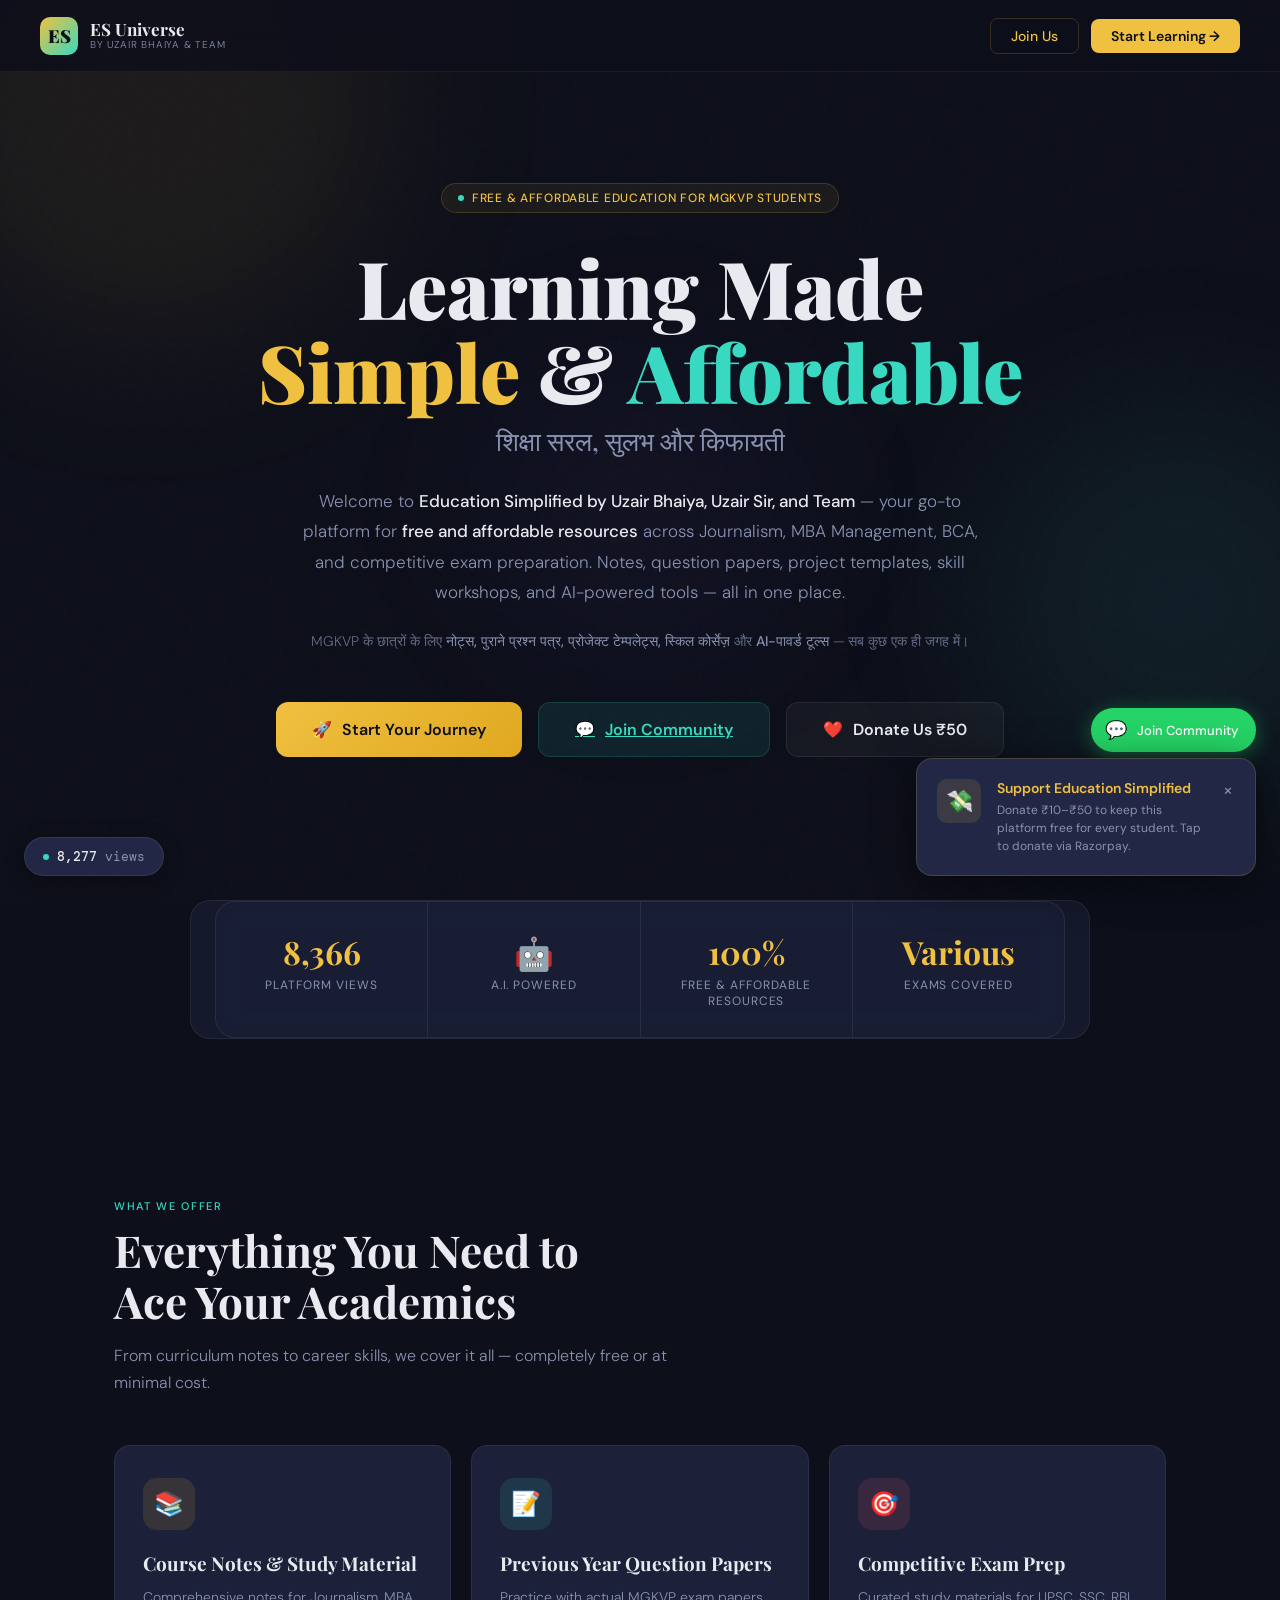
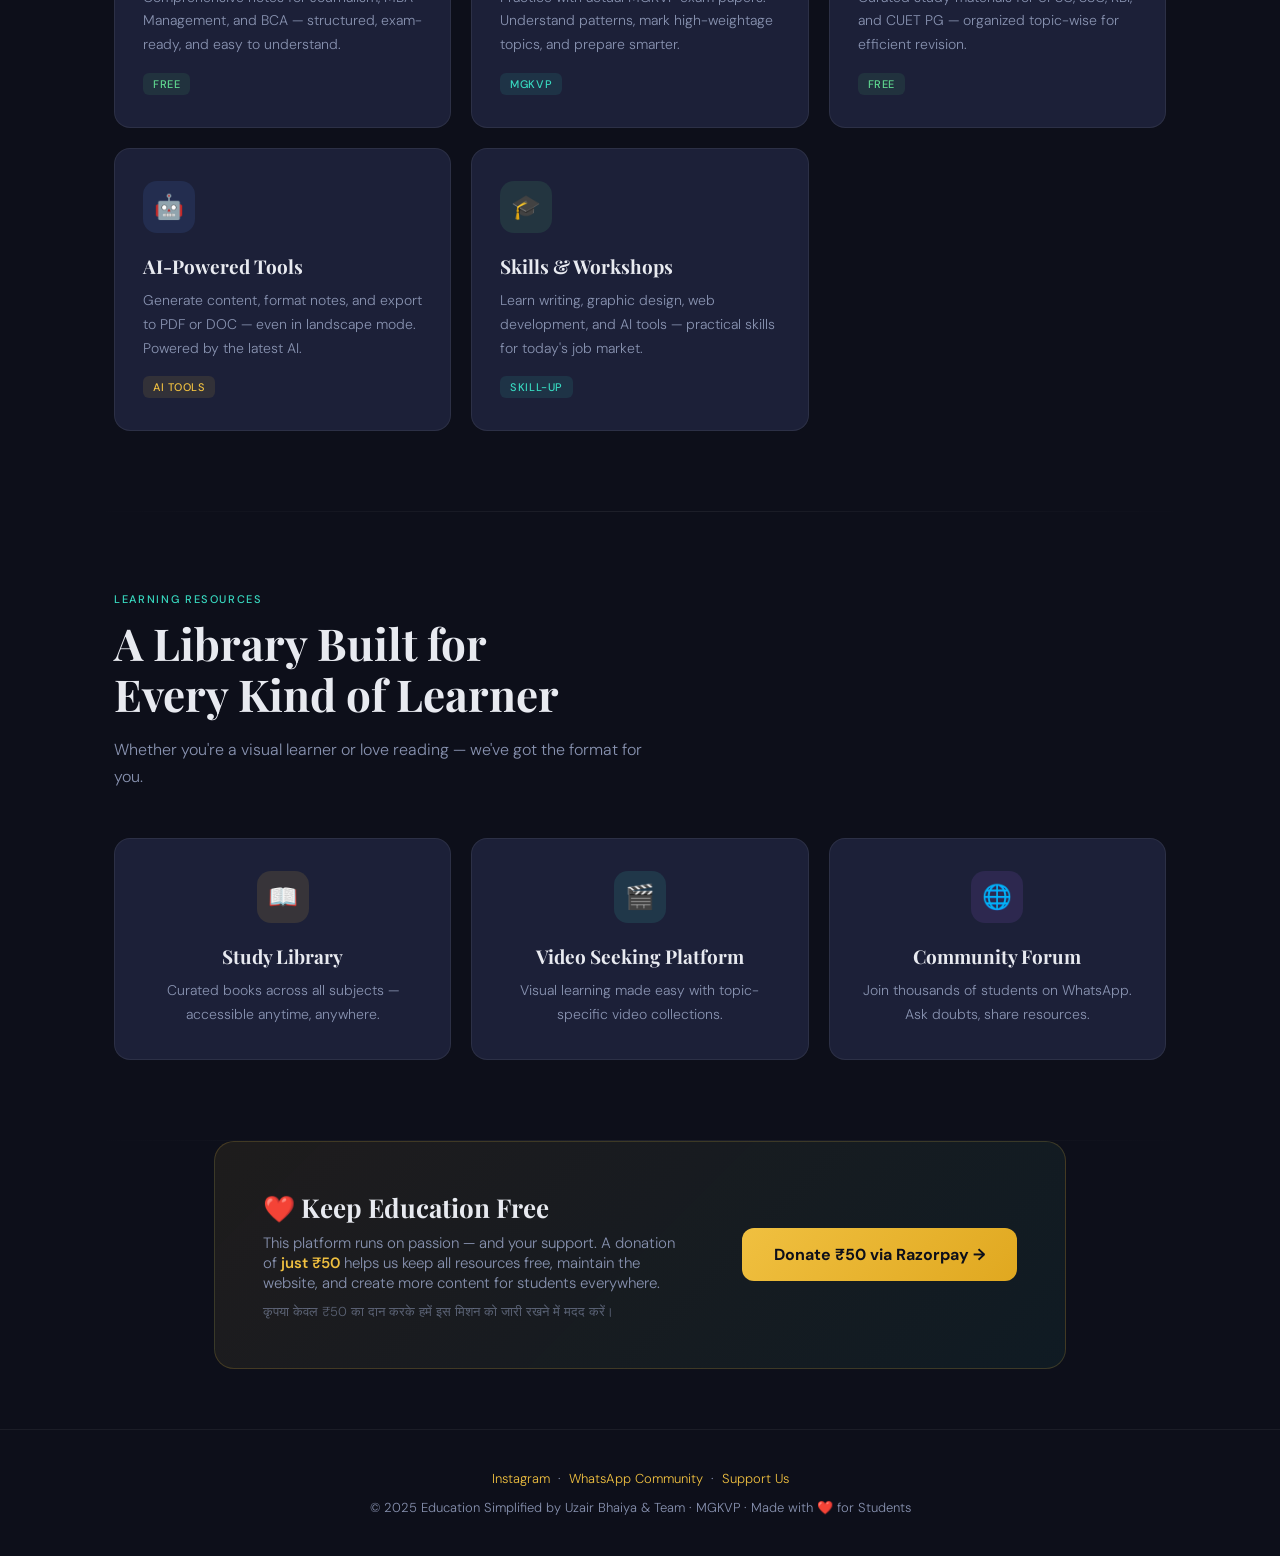
<file: index.html>
<!DOCTYPE html>
<html lang="en">
<head>
  <meta charset="UTF-8" />
  <meta name="viewport" content="width=device-width, initial-scale=1.0" />
  <title>Education Simplified — Uzair Bhaiya & Team</title>
  <link href="https://fonts.googleapis.com/css2?family=Playfair+Display:wght@500;700;900&family=DM+Sans:ital,wght@0,300;0,400;0,500;1,300&family=DM+Mono:wght@400;500&display=swap" rel="stylesheet" />
  <style>
    :root {
      --bg: #0d0f1a;
      --bg2: #131627;
      --bg3: #1a1e34;
      --card: #1c2038;
      --card2: #222745;
      --gold: #f0c040;
      --gold2: #e0a820;
      --teal: #38d9c0;
      --teal2: #20b09a;
      --text: #e8eaf0;
      --muted: #8892b0;
      --border: rgba(240,192,64,0.18);
      --border2: rgba(56,217,192,0.15);
      --shadow: 0 8px 40px rgba(0,0,0,0.5);
      --radius: 16px;
      --radius2: 10px;
    }

    *, *::before, *::after { box-sizing: border-box; margin: 0; padding: 0; }

    html { scroll-behavior: smooth; }

    body {
      font-family: 'DM Sans', sans-serif;
      background: var(--bg);
      color: var(--text);
      min-height: 100vh;
      overflow-x: hidden;
    }

    /* ─── NOISE TEXTURE OVERLAY ─── */
    body::before {
      content: '';
      position: fixed;
      inset: 0;
      background-image: url("data:image/svg+xml,%3Csvg viewBox='0 0 200 200' xmlns='http://www.w3.org/2000/svg'%3E%3Cfilter id='n'%3E%3CfeTurbulence type='fractalNoise' baseFrequency='0.9' numOctaves='4' stitchTiles='stitch'/%3E%3C/filter%3E%3Crect width='100%25' height='100%25' filter='url(%23n)' opacity='0.03'/%3E%3C/svg%3E");
      pointer-events: none;
      z-index: 0;
      opacity: 0.4;
    }

    /* ─── BACKGROUND ORBS ─── */
    .orb {
      position: fixed;
      border-radius: 50%;
      filter: blur(80px);
      pointer-events: none;
      z-index: 0;
    }
    .orb-1 { width: 500px; height: 500px; background: rgba(240,192,64,0.07); top: -150px; left: -100px; }
    .orb-2 { width: 400px; height: 400px; background: rgba(56,217,192,0.07); bottom: 100px; right: -100px; }
    .orb-3 { width: 300px; height: 300px; background: rgba(120,80,200,0.06); top: 40%; left: 50%; transform: translateX(-50%); }

    /* ─── NAV ─── */
    nav {
      position: fixed;
      top: 0; left: 0; right: 0;
      z-index: 100;
      display: flex;
      align-items: center;
      justify-content: space-between;
      padding: 0 40px;
      height: 72px;
      background: rgba(13,15,26,0.85);
      backdrop-filter: blur(20px);
      -webkit-backdrop-filter: blur(20px);
      border-bottom: 1px solid rgba(255,255,255,0.06);
    }
    .nav-logo {
      display: flex;
      align-items: center;
      gap: 12px;
      text-decoration: none;
    }
    .nav-logo-mark {
      width: 38px; height: 38px;
      background: linear-gradient(135deg, var(--gold), var(--teal));
      border-radius: 10px;
      display: flex;
      align-items: center;
      justify-content: center;
      font-family: 'Playfair Display', serif;
      font-weight: 900;
      font-size: 18px;
      color: #0d0f1a;
    }
    .nav-logo-text {
      font-family: 'Playfair Display', serif;
      font-size: 17px;
      font-weight: 700;
      color: var(--text);
      line-height: 1.1;
    }
    .nav-logo-sub {
      font-size: 10px;
      font-weight: 300;
      color: var(--muted);
      letter-spacing: 0.08em;
      text-transform: uppercase;
    }
    .nav-actions {
      display: flex;
      gap: 12px;
      align-items: center;
    }
    .btn-nav {
      padding: 8px 20px;
      border-radius: 8px;
      font-size: 14px;
      font-weight: 500;
      cursor: pointer;
      border: none;
      transition: all 0.2s;
      font-family: 'DM Sans', sans-serif;
    }
    .btn-outline {
      background: transparent;
      border: 1px solid var(--border);
      color: var(--gold);
    }
    .btn-outline:hover { background: rgba(240,192,64,0.08); }
    .btn-primary {
      background: var(--gold);
      color: #0d0f1a;
      font-weight: 600;
    }
    .btn-primary:hover { background: var(--gold2); transform: translateY(-1px); }

    /* ─── HERO ─── */
    .hero {
      position: relative;
      z-index: 1;
      min-height: 100vh;
      display: flex;
      flex-direction: column;
      align-items: center;
      justify-content: center;
      text-align: center;
      padding: 120px 24px 80px;
    }
    .hero-badge {
      display: inline-flex;
      align-items: center;
      gap: 8px;
      padding: 6px 16px;
      border-radius: 100px;
      border: 1px solid var(--border);
      background: rgba(240,192,64,0.06);
      font-size: 12px;
      font-weight: 500;
      color: var(--gold);
      letter-spacing: 0.06em;
      text-transform: uppercase;
      margin-bottom: 32px;
      animation: fadeUp 0.6s ease both;
    }
    .hero-badge::before {
      content: '';
      width: 6px; height: 6px;
      border-radius: 50%;
      background: var(--teal);
      animation: pulse 2s infinite;
    }
    @keyframes pulse {
      0%, 100% { opacity: 1; transform: scale(1); }
      50% { opacity: 0.4; transform: scale(0.8); }
    }
    .hero-title {
      font-family: 'Playfair Display', serif;
      font-size: clamp(38px, 7vw, 80px);
      font-weight: 900;
      line-height: 1.05;
      max-width: 820px;
      margin-bottom: 10px;
      animation: fadeUp 0.7s 0.1s ease both;
    }
    .hero-title .gold { color: var(--gold); }
    .hero-title .teal { color: var(--teal); }
    .hero-subtitle-lang {
      font-family: 'Playfair Display', serif;
      font-size: clamp(18px, 2.5vw, 26px);
      font-weight: 500;
      color: var(--muted);
      margin-bottom: 28px;
      animation: fadeUp 0.7s 0.15s ease both;
    }
    .hero-desc {
      max-width: 700px;
      font-size: clamp(15px, 1.8vw, 17px);
      font-weight: 300;
      color: var(--muted);
      line-height: 1.8;
      margin-bottom: 20px;
      animation: fadeUp 0.7s 0.2s ease both;
    }
    .hero-desc strong { color: var(--text); font-weight: 500; }
    .hero-desc-hi {
      max-width: 700px;
      font-size: 14px;
      font-weight: 300;
      color: rgba(136,146,176,0.7);
      line-height: 1.9;
      margin-bottom: 48px;
      animation: fadeUp 0.7s 0.25s ease both;
    }
    .hero-desc-hi strong { color: var(--muted); font-weight: 500; }
    .hero-cta {
      display: flex;
      gap: 16px;
      justify-content: center;
      flex-wrap: wrap;
      animation: fadeUp 0.7s 0.3s ease both;
    }
    .btn-hero {
      padding: 16px 36px;
      border-radius: 12px;
      font-size: 16px;
      font-weight: 600;
      cursor: pointer;
      border: none;
      transition: all 0.25s;
      font-family: 'DM Sans', sans-serif;
      display: inline-flex;
      align-items: center;
      gap: 10px;
    }
    .btn-hero-main {
      background: linear-gradient(135deg, var(--gold), var(--gold2));
      color: #0d0f1a;
      box-shadow: 0 0 0 0 rgba(240,192,64,0.4);
      animation: btnGlow 2.5s 1s ease infinite;
    }
    @keyframes btnGlow {
      0%, 100% { box-shadow: 0 0 0 0 rgba(240,192,64,0); }
      50% { box-shadow: 0 0 30px 6px rgba(240,192,64,0.3); }
    }
    .btn-hero-main:hover { transform: translateY(-3px) scale(1.02); }
    .btn-hero-sec {
      background: rgba(56,217,192,0.1);
      color: var(--teal);
      border: 1px solid var(--border2);
    }
    .btn-hero-sec:hover { background: rgba(56,217,192,0.18); transform: translateY(-2px); }
    .btn-hero-ghost {
      background: rgba(255,255,255,0.04);
      color: var(--text);
      border: 1px solid rgba(255,255,255,0.08);
    }
    .btn-hero-ghost:hover { background: rgba(255,255,255,0.08); }

    /* ─── STATS STRIP ─── */
    .stats-strip {
      position: relative;
      z-index: 1;
      display: flex;
      justify-content: center;
      gap: 0;
      flex-wrap: wrap;
      max-width: 900px;
      margin: 0 auto 80px;
      border: 1px solid rgba(255,255,255,0.07);
      border-radius: 20px;
      overflow: hidden;
      background: rgba(28,32,56,0.6);
      backdrop-filter: blur(12px);
    }
    .stat {
      flex: 1;
      min-width: 150px;
      padding: 28px 24px;
      text-align: center;
      border-right: 1px solid rgba(255,255,255,0.07);
      position: relative;
    }
    .stat:last-child { border-right: none; }
    .stat-num {
      font-family: 'Playfair Display', serif;
      font-size: 32px;
      font-weight: 700;
      color: var(--gold);
    }
    .stat-label {
      font-size: 12px;
      color: var(--muted);
      text-transform: uppercase;
      letter-spacing: 0.08em;
      margin-top: 4px;
    }

    /* ─── SECTION HEADER ─── */
    section {
      position: relative;
      z-index: 1;
      padding: 80px 24px;
      max-width: 1100px;
      margin: 0 auto;
    }
    .section-label {
      font-size: 11px;
      font-weight: 500;
      letter-spacing: 0.15em;
      text-transform: uppercase;
      color: var(--teal);
      margin-bottom: 12px;
    }
    .section-title {
      font-family: 'Playfair Display', serif;
      font-size: clamp(28px, 4vw, 44px);
      font-weight: 700;
      margin-bottom: 16px;
      line-height: 1.15;
    }
    .section-desc {
      max-width: 560px;
      color: var(--muted);
      font-size: 16px;
      line-height: 1.7;
      font-weight: 300;
    }
    .section-header { margin-bottom: 48px; }

    /* ─── FEATURE CARDS ─── */
    .cards-grid {
      display: grid;
      grid-template-columns: repeat(auto-fit, minmax(280px, 1fr));
      gap: 20px;
    }
    .card {
      background: var(--card);
      border: 1px solid rgba(255,255,255,0.07);
      border-radius: var(--radius);
      padding: 32px 28px;
      transition: all 0.3s ease;
      position: relative;
      overflow: hidden;
    }
    .card::before {
      content: '';
      position: absolute;
      top: 0; left: 0; right: 0;
      height: 2px;
      background: linear-gradient(90deg, transparent, var(--gold), transparent);
      opacity: 0;
      transition: opacity 0.3s;
    }
    .card:hover {
      transform: translateY(-4px);
      border-color: rgba(240,192,64,0.2);
      box-shadow: 0 20px 50px rgba(0,0,0,0.4);
    }
    .card:hover::before { opacity: 1; }
    .card-icon {
      width: 52px; height: 52px;
      border-radius: 14px;
      display: flex;
      align-items: center;
      justify-content: center;
      font-size: 24px;
      margin-bottom: 20px;
    }
    .icon-gold { background: rgba(240,192,64,0.12); }
    .icon-teal { background: rgba(56,217,192,0.12); }
    .icon-purple { background: rgba(160,100,240,0.12); }
    .icon-rose { background: rgba(240,100,120,0.12); }
    .icon-blue { background: rgba(80,140,240,0.12); }
    .icon-green { background: rgba(80,200,120,0.12); }
    .card-title {
      font-family: 'Playfair Display', serif;
      font-size: 19px;
      font-weight: 700;
      margin-bottom: 10px;
      color: var(--text);
    }
    .card-desc {
      font-size: 14px;
      color: var(--muted);
      line-height: 1.7;
      font-weight: 300;
    }
    .card-tag {
      display: inline-block;
      margin-top: 16px;
      padding: 4px 10px;
      border-radius: 6px;
      font-size: 11px;
      font-weight: 500;
      letter-spacing: 0.05em;
      text-transform: uppercase;
    }
    .tag-gold { background: rgba(240,192,64,0.1); color: var(--gold); }
    .tag-teal { background: rgba(56,217,192,0.1); color: var(--teal); }
    .tag-free { background: rgba(80,200,120,0.1); color: #60d890; }

    /* ─── DIVIDER ─── */
    .divider {
      max-width: 1100px;
      margin: 0 auto;
      height: 1px;
      background: linear-gradient(90deg, transparent, rgba(255,255,255,0.07), transparent);
    }

    /* ─── SUPPORT BANNER ─── */
    .support-banner {
      position: relative;
      z-index: 1;
      margin: 0 auto 60px;
      max-width: 900px;
      padding: 0 24px;
    }
    .support-card {
      background: linear-gradient(135deg, rgba(240,192,64,0.08), rgba(56,217,192,0.06));
      border: 1px solid var(--border);
      border-radius: 20px;
      padding: 48px 48px;
      display: flex;
      align-items: center;
      justify-content: space-between;
      gap: 32px;
      flex-wrap: wrap;
    }
    .support-text h3 {
      font-family: 'Playfair Display', serif;
      font-size: 26px;
      font-weight: 700;
      margin-bottom: 8px;
    }
    .support-text p {
      color: var(--muted);
      font-size: 15px;
      font-weight: 300;
      max-width: 420px;
    }
    .support-text p strong { color: var(--gold); font-weight: 600; }
    .btn-donate {
      padding: 16px 32px;
      background: linear-gradient(135deg, var(--gold), var(--gold2));
      color: #0d0f1a;
      font-weight: 700;
      font-size: 16px;
      border-radius: 12px;
      border: none;
      cursor: pointer;
      font-family: 'DM Sans', sans-serif;
      transition: all 0.25s;
      white-space: nowrap;
    }
    .btn-donate:hover { transform: scale(1.04) translateY(-2px); box-shadow: 0 8px 24px rgba(240,192,64,0.4); }

    /* ─── FOOTER ─── */
    footer {
      position: relative;
      z-index: 1;
      border-top: 1px solid rgba(255,255,255,0.06);
      padding: 40px 24px;
      text-align: center;
      color: var(--muted);
      font-size: 13px;
      font-weight: 300;
    }
    footer a { color: var(--gold); text-decoration: none; }
    footer a:hover { text-decoration: underline; }

    /* ─── NOTIFICATION ─── */
    .toast {
      position: fixed;
      bottom: 24px;
      right: 24px;
      z-index: 200;
      width: 340px;
      background: var(--card2);
      border: 1px solid var(--border);
      border-radius: var(--radius);
      padding: 20px 20px 20px 20px;
      box-shadow: var(--shadow);
      display: flex;
      align-items: flex-start;
      gap: 16px;
      animation: slideIn 0.5s 2s cubic-bezier(.22,1,.36,1) both;
      cursor: pointer;
      transition: transform 0.2s;
    }
    .toast:hover { transform: translateY(-3px); }
    @keyframes slideIn {
      from { opacity: 0; transform: translateX(120%); }
      to   { opacity: 1; transform: translateX(0); }
    }
    .toast-icon {
      width: 44px; height: 44px;
      border-radius: 10px;
      background: rgba(240,192,64,0.12);
      display: flex;
      align-items: center;
      justify-content: center;
      font-size: 22px;
      flex-shrink: 0;
    }
    .toast-body { flex: 1; }
    .toast-title {
      font-weight: 600;
      font-size: 14px;
      color: var(--gold);
      margin-bottom: 4px;
    }
    .toast-desc {
      font-size: 12px;
      color: var(--muted);
      line-height: 1.5;
    }
    .toast-close {
      font-size: 18px;
      color: var(--muted);
      cursor: pointer;
      line-height: 1;
      padding: 2px;
      flex-shrink: 0;
    }
    .toast-close:hover { color: var(--text); }

    /* ─── FLOATING ACTIONS ─── */
    .fab-group {
      position: fixed;
      bottom: 90px;
      right: 24px;
      z-index: 150;
      display: flex;
      flex-direction: column;
      gap: 12px;
      align-items: flex-end;
    }
    .fab {
      display: flex;
      align-items: center;
      gap: 10px;
      padding: 10px 18px 10px 14px;
      border-radius: 100px;
      cursor: pointer;
      transition: all 0.25s;
      font-size: 13px;
      font-weight: 500;
      font-family: 'DM Sans', sans-serif;
      text-decoration: none;
      border: none;
      white-space: nowrap;
    }
    .fab-community {
      background: #25D366;
      color: #fff;
      box-shadow: 0 4px 20px rgba(37,211,102,0.4);
    }
    .fab-community:hover { transform: scale(1.05); box-shadow: 0 6px 28px rgba(37,211,102,0.6); }
    .fab-form {
      background: var(--card2);
      color: var(--text);
      border: 1px solid rgba(255,255,255,0.1);
      box-shadow: 0 4px 20px rgba(0,0,0,0.3);
    }
    .fab-form:hover { background: var(--gold); color: #0d0f1a; border-color: var(--gold); transform: scale(1.05); }
    .fab-icon { font-size: 18px; }

    /* ─── VIEWS COUNTER ─── */
    .views-pill {
      position: fixed;
      bottom: 24px;
      left: 24px;
      z-index: 150;
      background: var(--card2);
      border: 1px solid rgba(255,255,255,0.08);
      border-radius: 100px;
      padding: 10px 18px;
      display: flex;
      align-items: center;
      gap: 8px;
      font-size: 13px;
      color: var(--muted);
      font-family: 'DM Mono', monospace;
      box-shadow: 0 4px 20px rgba(0,0,0,0.3);
    }
    .views-dot {
      width: 6px; height: 6px;
      border-radius: 50%;
      background: var(--teal);
      animation: pulse 2s infinite;
    }
    .views-num { color: var(--text); font-weight: 500; }

    /* ─── ANIMATIONS ─── */
    @keyframes fadeUp {
      from { opacity: 0; transform: translateY(24px); }
      to   { opacity: 1; transform: translateY(0); }
    }

    /* ─── RESPONSIVE ─── */
    @media (max-width: 768px) {
      nav { padding: 0 20px; }
      .nav-actions .btn-outline { display: none; }
      .support-card { padding: 32px 24px; }
      .fab-group { bottom: 80px; right: 16px; }
      .views-pill { bottom: 16px; left: 16px; font-size: 11px; }
      .toast { width: calc(100vw - 32px); right: 16px; bottom: 16px; }
    }
    @media (max-width: 480px) {
      .hero { padding: 100px 20px 60px; }
      .stat { padding: 20px 16px; }
      .stat-num { font-size: 24px; }
    }
  </style>
</head>
<body>

  <!-- Background orbs -->
  <div class="orb orb-1"></div>
  <div class="orb orb-2"></div>
  <div class="orb orb-3"></div>

  <!-- ─── NAV ─── -->
  <nav>
    <a href="#" class="nav-logo">
      <div class="nav-logo-mark">ES</div>
      <div>
        <div class="nav-logo-text">ES Universe</div>
        <div class="nav-logo-sub">by Uzair Bhaiya & Team</div>
      </div>
    </a>
    <div class="nav-actions">
      <button class="btn-nav btn-outline" onclick="window.open('https://docs.google.com/forms/d/e/1FAIpQLSdzA2gaJ9mEVTTGaaJpSD3Xh1XzDyYuJGWx39lQJoq-LalSqg/viewform?usp=sf_link','_blank')">Join Us</button>
      <button class="btn-nav btn-primary" onclick="window.location.href='https://sites.google.com/view/mgkvpmasscom/home-page'">Start Learning →</button>
    </div>
  </nav>

  <!-- ─── HERO ─── -->
  <div class="hero">
    <div class="hero-badge">Free & Affordable Education for MGKVP Students</div>
    <h1 class="hero-title">
      Learning Made<br/>
      <span class="gold">Simple</span> &amp; <span class="teal">Affordable</span>
    </h1>
    <p class="hero-subtitle-lang">शिक्षा सरल, सुलभ और किफायती</p>

    <p class="hero-desc">
      Welcome to <strong>Education Simplified by Uzair Bhaiya, Uzair Sir, and Team</strong> — your go-to platform for <strong>free and affordable resources</strong> across Journalism, MBA Management, BCA, and competitive exam preparation. Notes, question papers, project templates, skill workshops, and AI-powered tools — all in one place.
    </p>
    <p class="hero-desc-hi">
      MGKVP के छात्रों के लिए <strong>नोट्स, पुराने प्रश्न पत्र, प्रोजेक्ट टेम्पलेट्स, स्किल कोर्सेज़</strong> और <strong>AI-पावर्ड टूल्स</strong> — सब कुछ एक ही जगह में।
    </p>

    <div class="hero-cta">
      <button class="btn-hero btn-hero-main" onclick="window.location.href='https://sites.google.com/view/mgkvpmasscom/about'">
        <span>🚀</span> Start Your Journey
      </button>
      <a href="https://chat.whatsapp.com/F9Xg4seEGmrKUqXfCaoiOG" target="_blank" class="btn-hero btn-hero-sec">
        <span>💬</span> Join Community
      </a>
      <button class="btn-hero btn-hero-ghost" onclick="window.open('https://razorpay.me/@ahmedsireducation','_blank')">
        <span>❤️</span> Donate Us ₹50
      </button>
    </div>
  </div>

  <!-- ─── STATS ─── -->
  <div class="stats-strip" style="position:relative;z-index:1;margin:0 auto 80px;padding:0 24px;max-width:900px;">
    <div style="display:flex;flex-wrap:wrap;width:100%;border:1px solid rgba(255,255,255,0.07);border-radius:20px;overflow:hidden;background:rgba(28,32,56,0.6);backdrop-filter:blur(12px);">
      <div class="stat">
        <div class="stat-num" id="viewCount">0</div>
        <div class="stat-label">Platform Views</div>
      </div>
      <div class="stat">
        <div class="stat-num">🤖</div>
        <div class="stat-label">A.I. Powered</div>
      </div>
      <div class="stat">
        <div class="stat-num">100%</div>
        <div class="stat-label">Free & Affordable Resources</div>
      </div>
      <div class="stat">
        <div class="stat-num">Various</div>
        <div class="stat-label">Exams Covered</div>
      </div>
    </div>
  </div>

  <!-- ─── WHAT WE OFFER ─── -->
  <section>
    <div class="section-header">
      <div class="section-label">What We Offer</div>
      <h2 class="section-title">Everything You Need to <br/>Ace Your Academics</h2>
      <p class="section-desc">From curriculum notes to career skills, we cover it all — completely free or at minimal cost.</p>
    </div>
    <div class="cards-grid">
      <div class="card">
        <div class="card-icon icon-gold">📚</div>
        <h3 class="card-title">Course Notes & Study Material</h3>
        <p class="card-desc">Comprehensive notes for Journalism, MBA Management, and BCA — structured, exam-ready, and easy to understand.</p>
        <span class="card-tag tag-free">Free</span>
      </div>
      <div class="card">
        <div class="card-icon icon-teal">📝</div>
        <h3 class="card-title">Previous Year Question Papers</h3>
        <p class="card-desc">Practice with actual MGKVP exam papers. Understand patterns, mark high-weightage topics, and prepare smarter.</p>
        <span class="card-tag tag-teal">MGKVP</span>
      </div>
      <div class="card">
        <div class="card-icon icon-rose">🎯</div>
        <h3 class="card-title">Competitive Exam Prep</h3>
        <p class="card-desc">Curated study materials for UPSC, SSC, RBI, and CUET PG — organized topic-wise for efficient revision.</p>
        <span class="card-tag tag-free">Free</span>
      </div>
      <div class="card">
        <div class="card-icon icon-blue">🤖</div>
        <h3 class="card-title">AI-Powered Tools</h3>
        <p class="card-desc">Generate content, format notes, and export to PDF or DOC — even in landscape mode. Powered by the latest AI.</p>
        <span class="card-tag tag-gold">AI Tools</span>
      </div>
      <div class="card">
        <div class="card-icon icon-green">🎓</div>
        <h3 class="card-title">Skills & Workshops</h3>
        <p class="card-desc">Learn writing, graphic design, web development, and AI tools — practical skills for today's job market.</p>
        <span class="card-tag tag-teal">Skill-Up</span>
      </div>
    </div>
  </section>

  <div class="divider"></div>

  <!-- ─── RESOURCES SECTION ─── -->
  <section>
    <div class="section-header">
      <div class="section-label">Learning Resources</div>
      <h2 class="section-title">A Library Built for <br/>Every Kind of Learner</h2>
      <p class="section-desc">Whether you're a visual learner or love reading — we've got the format for you.</p>
    </div>
    <div class="cards-grid" style="grid-template-columns:repeat(auto-fit,minmax(240px,1fr));">
      <div class="card" style="text-align:center;">
        <div class="card-icon icon-gold" style="margin:0 auto 20px;">📖</div>
        <h3 class="card-title">Study Library</h3>
        <p class="card-desc">Curated books across all subjects — accessible anytime, anywhere.</p>
      </div>
      <div class="card" style="text-align:center;">
        <div class="card-icon icon-teal" style="margin:0 auto 20px;">🎬</div>
        <h3 class="card-title">Video Seeking Platform</h3>
        <p class="card-desc">Visual learning made easy with topic-specific video collections.</p>
      </div>
      <div class="card" style="text-align:center;">
        <div class="card-icon icon-purple" style="margin:0 auto 20px;">🌐</div>
        <h3 class="card-title">Community Forum</h3>
        <p class="card-desc">Join thousands of students on WhatsApp. Ask doubts, share resources.</p>
      </div>
    </div>
  </section>

  <div class="divider"></div>

  <!-- ─── SUPPORT BANNER ─── -->
  <div class="support-banner">
    <div class="support-card">
      <div class="support-text">
        <h3>❤️ Keep Education Free</h3>
        <p>This platform runs on passion — and your support. A donation of <strong>just ₹50</strong> helps us keep all resources free, maintain the website, and create more content for students everywhere.</p>
        <p style="margin-top:10px;font-size:13px;color:rgba(136,146,176,0.6);">कृपया केवल ₹50 का दान करके हमें इस मिशन को जारी रखने में मदद करें।</p>
      </div>
      <button class="btn-donate" onclick="window.open('https://razorpay.me/@ahmedsireducation','_blank')">
        Donate ₹50 via Razorpay →
      </button>
    </div>
  </div>

  <!-- ─── FOOTER ─── -->
  <footer>
    <div style="margin-bottom:12px;">
      <a href="https://www.instagram.com/uzairvibes?utm_source=qr&igsh=MXEwczdtd290aXl0Zw==" target="_blank">Instagram</a>
      &nbsp;·&nbsp;
      <a href="https://chat.whatsapp.com/F9Xg4seEGmrKUqXfCaoiOG" target="_blank">WhatsApp Community</a>
      &nbsp;·&nbsp;
      <a href="https://razorpay.me/@ahmedsireducation" target="_blank">Support Us</a>
    </div>
    <div>© 2025 Education Simplified by Uzair Bhaiya & Team · MGKVP · Made with ❤️ for Students</div>
  </footer>

  <!-- ─── FLOATING ACTIONS ─── -->
  <div class="fab-group">
    <a href="https://chat.whatsapp.com/F9Xg4seEGmrKUqXfCaoiOG" target="_blank" class="fab fab-community">
      <span class="fab-icon">💬</span> Join Community
    </a>
    <button class="fab fab-form" onclick="window.open('https://docs.google.com/forms/d/e/1FAIpQLSdzA2gaJ9mEVTTGaaJpSD3Xh1XzDyYuJGWx39lQJoq-LalSqg/viewform?usp=sf_link','_blank')">
      <span class="fab-icon">📋</span> Fill the Form
    </button>
  </div>

  <!-- ─── VIEWS COUNTER ─── -->
  <div class="views-pill">
    <div class="views-dot"></div>
    <span class="views-num" id="liveCount">0</span>
    <span>views</span>
  </div>

  <!-- ─── DONATION TOAST ─── -->
  <div class="toast" id="donateToast" onclick="window.open('https://razorpay.me/@ahmedsireducation','_blank')">
    <div class="toast-icon">💸</div>
    <div class="toast-body">
      <div class="toast-title">Support Education Simplified</div>
      <div class="toast-desc">Donate ₹10–₹50 to keep this platform free for every student. Tap to donate via Razorpay.</div>
    </div>
    <span class="toast-close" id="closeToast" onclick="event.stopPropagation(); document.getElementById('donateToast').style.display='none'">×</span>
  </div>

  <script>
    // ─── COUNTER ANIMATION ───
    function animateCount(el, target, duration) {
      let start = 0;
      const step = Math.ceil(target / (duration / 16));
      const timer = setInterval(() => {
        start = Math.min(start + step, target);
        el.textContent = start.toLocaleString('en-IN');
        if (start >= target) clearInterval(timer);
      }, 16);
    }
    const viewCount = document.getElementById('viewCount');
    const liveCount = document.getElementById('liveCount');
    animateCount(viewCount, 10000, 1800);
    animateCount(liveCount, 10000, 1800);

    // ─── SCROLL FADE-IN ───
    const observer = new IntersectionObserver((entries) => {
      entries.forEach(e => {
        if (e.isIntersecting) {
          e.target.style.opacity = '1';
          e.target.style.transform = 'translateY(0)';
        }
      });
    }, { threshold: 0.1 });
    document.querySelectorAll('.card, .support-card, .stat').forEach(el => {
      el.style.opacity = '0';
      el.style.transform = 'translateY(24px)';
      el.style.transition = 'opacity 0.55s ease, transform 0.55s ease';
      observer.observe(el);
    });
  </script>
</body>
</html>
</file>
